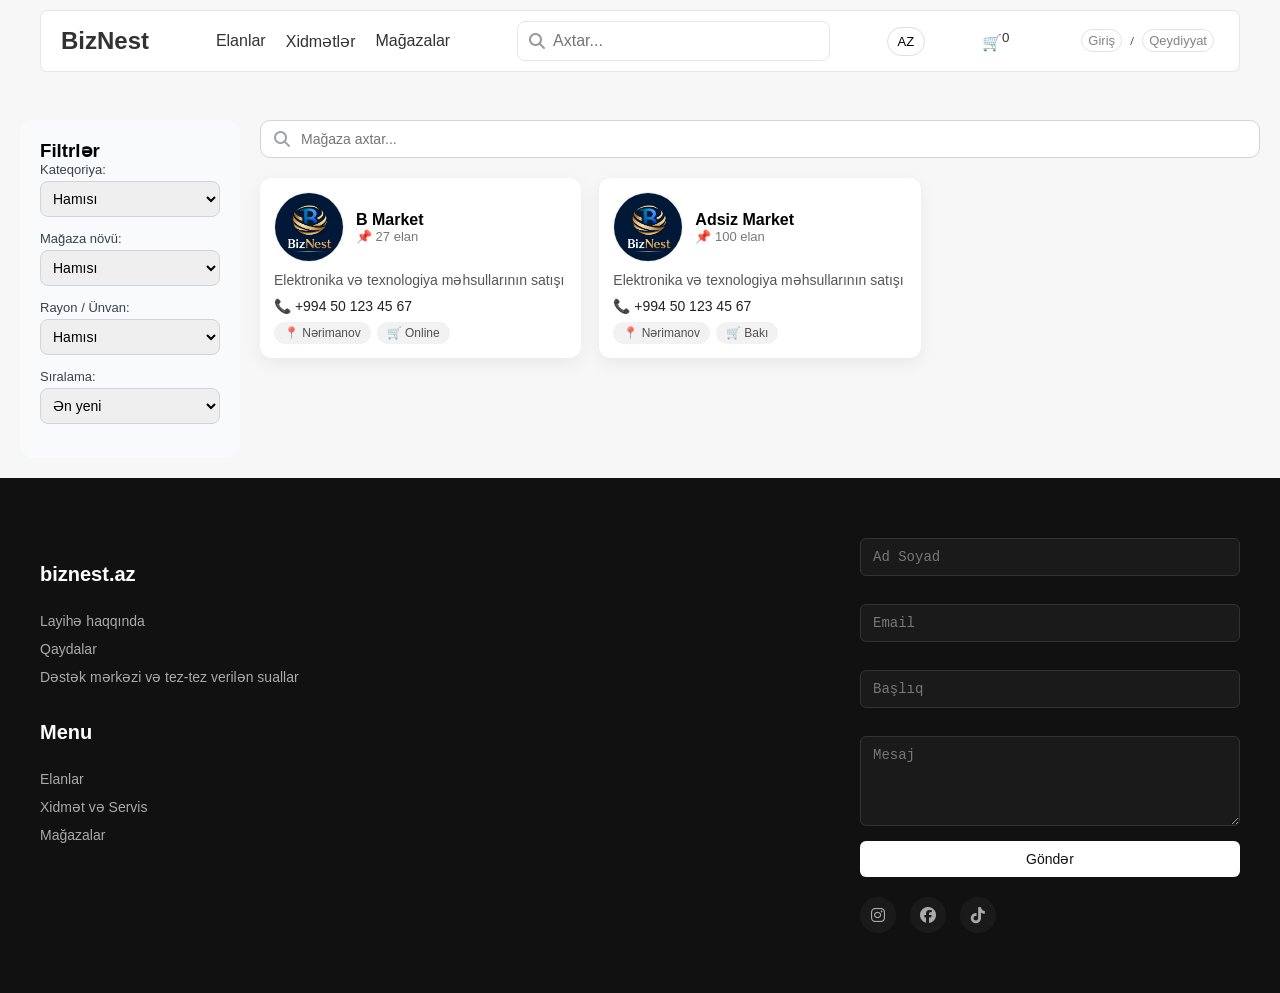
<file: html/shop.html>
<!DOCTYPE html>
<html lang="en">
  <head>
    <meta charset="UTF-8" />
    <link rel="stylesheet" href="../css/style.css" />
    <link rel="stylesheet" href="../css/shopPage.css" />
    <link
      rel="stylesheet"
      href="https://cdnjs.cloudflare.com/ajax/libs/font-awesome/6.5.0/css/all.min.css"
    />

    <meta name="viewport" content="width=device-width, initial-scale=1.0" />
    <title>BizNest.az Biznesini qur və səndə qazan</title>

    <link
      rel="stylesheet"
      href="https://cdnjs.cloudflare.com/ajax/libs/font-awesome/6.5.0/css/all.min.css"
      crossorigin="anonymous"
      referrerpolicy="no-referrer"
    />
  </head>
  <body>
    <!-- Navbar -->
    <nav>
      <div class="nav-logo"><a href="../index.html">BizNest</a></div>
      <div class="nav-section">
        <ul>
          <li><a href="../html/listing.html">Elanlar</a></li>
          <li><a href="../html/service.html">Xidmətlər</a></li>
          <li><a href="../html/shop.html">Mağazalar</a></li>
        </ul>
      </div>

      <div class="nav-search">
        <i class="fa fa-search"></i>
        <input type="text" placeholder="Axtar..." name="search" />
        <button class="search-btn">Axtar</button>
      </div>
      <div class="nav-language">
        <div class="language-dropdown">
          <button class="language-dropbtn">AZ</button>
          <div class="language-dropdown-content">
            <a href="#">RU</a>
            <a href="#">EN</a>
          </div>
        </div>
      </div>
      <div class="nav-basket">
        <a href="">🛒<sup class="basket-count">0</sup></a>
      </div>
      <div class="nav-auth"><a href="">Giriş</a> / <a href="">Qeydiyyat</a></div>

      <div class="mobile-menu-toggle">☰</div>
    </nav>

    <!-- Top -->
    <!-- =============================================== -->
    <div class="top-go" id="homePageGo">
      <i class="fa-solid fa-angles-up"></i>
    </div>

    <!-- =============================================== -->

    <div class="shop-page">
      <!-- Sol filter menyusu -->
      <aside class="shop-filters">
        <h3>Filtrlər</h3>

        <div class="filter-group">
          <label>Kateqoriya:</label>
          <select id="categoryFilter">
            <option value="">Hamısı</option>
            <option value="elektronika">Elektronika</option>
            <option value="parfumeriya">Parfumeriya</option>
            <option value="geyim">Geyim</option>
          </select>
        </div>

        <div class="filter-group">
          <label>Mağaza növü:</label>
          <select id="shopTypeFilter">
            <option value="">Hamısı</option>
            <option value="online">Online</option>
            <option value="fiziki">Fiziki</option>
          </select>
        </div>

        <div class="filter-group">
          <label>Rayon / Ünvan:</label>
          <select id="locationFilter">
            <option value="">Hamısı</option>
            <option value="nesimi">Nəsimi</option>
            <option value="nerimanov">Nərimanov</option>
            <option value="xetai">Xətai</option>
          </select>
        </div>

        <div class="filter-group">
          <label>Sıralama:</label>
          <select id="sortFilter">
            <option value="newest">Ən yeni</option>
            <option value="offers">Təklif sayı</option>
            <option value="az">A-Z</option>
            <option value="za">Z-A</option>
          </select>
        </div>
      </aside>

      <!-- Sağ tərəf: search + kartlar -->
      <div class="shop-content">
        <div class="search-box">
          <i class="fa-solid fa-magnifying-glass"></i>
          <input type="text" id="searchInput" placeholder="Mağaza axtar..." />
        </div>

        <div class="shop-list">
          <div
            class="shop-card"
            data-name="B Market"
            data-offers="27"
            data-type="online"
            data-category="elektronika"
            data-location="nerimanov"
          >
            <!-- ÜST HİSSƏ -->
            <a href="">
              <div class="shop-header">
                <img src="../img/logo.png" alt="Logo" class="shop-logo" />

                <div class="shop-title-box">
                  <h3 class="shop-name">B Market</h3>
                  <span class="shop-offers">📌 27 elan</span>
                </div>
              </div>

              <!-- AÇIQLAMA -->
              <p class="shop-desc">Elektronika və texnologiya məhsullarının satışı</p>

              <!-- ƏLAQƏ -->
              <div class="shop-contact">📞 +994 50 123 45 67</div>

              <!-- TAGLAR -->
              <div class="shop-tags">
                <span class="tag">📍 Nərimanov</span>
                <span class="tag">🛒 Online</span>
              </div>
            </a>
          </div>

          <div
            class="shop-card"
            data-name="Adsiz Market"
            data-offers="100"
            data-type="fiziki"
            data-category="elektronika"
            data-location="nerimanov"
          >
            <!-- ÜST HİSSƏ -->
            <a href="">
              <div class="shop-header">
                <img src="../img/logo.png" alt="Logo" class="shop-logo" />

                <div class="shop-title-box">
                  <h3 class="shop-name">Adsiz Market</h3>
                  <span class="shop-offers">📌 100 elan</span>
                </div>
              </div>

              <!-- AÇIQLAMA -->
              <p class="shop-desc">Elektronika və texnologiya məhsullarının satışı</p>

              <!-- ƏLAQƏ -->
              <div class="shop-contact">📞 +994 50 123 45 67</div>

              <!-- TAGLAR -->
              <div class="shop-tags">
                <span class="tag">📍 Nərimanov</span>
                <span class="tag">🛒 Bakı</span>
              </div>
            </a>
          </div>
        </div>
      </div>
    </div>

    <!-- =============================================== -->
    <!-- FOOTER -->
    <footer>
      <div class="footer-info">
        <h3>biznest.az</h3>
        <p><a href="">Layihə haqqında</a></p>
        <p><a href="">Qaydalar</a></p>
        <p><a href="">Dəstək mərkəzi və tez-tez verilən suallar </a></p>

        <h3>Menu</h3>
        <p><a href="../html/listing.html">Elanlar</a></p>
        <p><a href="../html/service.html">Xidmət və Servis</a></p>
        <p><a href="../html/shop.html">Mağazalar</a></p>
      </div>
      <div class="footer-contact">
        <form action="">
          <input type="text" placeholder="Ad Soyad" /><br />
          <input type="email" placeholder="Email" /><br />
          <input type="text" placeholder="Başlıq" /><br />
          <textarea placeholder="Mesaj"></textarea>
          <button class="message-send">Göndər</button>
        </form>
        <div class="sosial-media">
          <a href=""><i class="fa-brands fa-instagram"></i></a>
          <a href=""><i class="fa-brands fa-facebook"></i></a>
          <a href=""><i class="fa-brands fa-tiktok"></i></a>
        </div>
      </div>
    </footer>
    <script src="../js/navbar.js"></script>
    <script src="../js/back-to-top.js"></script>
    <script src="../js/liveSearch.js"></script>
  </body>
</html>
</file>
<file: css/style.css>
* {
  margin: 0;
  padding: 0;
  box-sizing: border-box;
}

body {
  font-family: 'Arial', sans-serif;
  background-color: rgba(240, 240, 240, 0.5);
}

nav {
  display: flex;
  justify-content: space-between;
  align-items: center;
  padding: 10px 20px;
  font-family: sans-serif;

  position: fixed;
  top: 10px;
  left: 40px;

  width: calc(100% - 80px);
  z-index: 1000;

  background-color: rgba(255, 255, 255, 0.9);
  border: 1px solid rgba(220, 220, 220, 0.7);
  border-radius: 7px;

  /* ✨ əsas hissə */
  transform: translateY(-120%);
  transition: transform 0.35s ease;
}

nav.show {
  transform: translateY(0);
}

nav a {
  text-decoration: none;
  color: rgba(50, 50, 50, 1);
}

.nav-logo {
  font-weight: bold;
  font-size: 24px;
}

.nav-section ul {
  list-style: none;
  display: flex;
  gap: 20px;
  margin: 0;
  padding: 0;
}

.nav-section ul li a {
  text-decoration: none;
  color: rgba(50, 50, 50, 1);
  transition: color 0.3s;
}

.nav-section ul li a:hover {
  color: #256f46;
}

.nav-search {
  display: flex;
  align-items: center;
  position: relative;
  width: 27%;
}

.nav-search input:focus {
  border-color: rgba(59, 70, 229, 0.5);
  box-shadow: 0 0 0 1px rgba(79, 70, 229, 0.25);
}

.nav-search input {
  padding: 10px 90px 10px 35px;
  border: none;
  width: 100%;
  font-size: 16px;
  border-radius: 8px;
  outline: none;
  background-color: white;
  border: 1px solid rgba(230, 230, 230, 1);
}

.nav-search i {
  position: absolute;
  left: 12px;
  top: 50%;
  transform: translateY(-50%);
  color: #999;
}

.search-btn {
  position: absolute;
  right: 6px;
  top: 50%;
  transform: translateY(-50%);
  border: none;
  background: #2e8b57;
  color: #fff;
  padding: 6px 14px;
  border-radius: 6px;
  cursor: pointer;
  font-size: 14px;

  opacity: 0;
  pointer-events: none;
  transition: 0.2s;
}

.search-btn.active {
  opacity: 1;
  pointer-events: auto;
}

.search-btn:hover {
  background: #256f46;
}

.language-dropbtn {
  border: 1px solid #ddd;
  border-radius: 20px;
  padding: 6px 10px;
  font-size: 13px;
  cursor: pointer;
  margin: 0 -10px;
  background-color: #fff;
}

.language-dropdown {
  position: relative;
}

.language-dropdown-content {
  display: none;
  position: absolute;
  background-color: #f9f9f9;
  min-width: 15px;
  left: -15px;
  box-shadow: 0px 8px 16px 0px rgba(0, 0, 0, 0.2);
  font-size: 12px;
  border: 1px solid #ddd;
  border-radius: 20px;
}

.language-dropdown-content a {
  color: black;
  padding: 12px 16px;
  text-decoration: none;
  display: block;
}

.language-dropdown-content a:hover {
  background-color: #f1f1f1;
  border-radius: 20px;
}

.language-dropdown:hover .language-dropdown-content {
  display: block;
}

.nav-auth {
  font-size: 13px;
  font-family: 'Montserrat';
}

.nav-auth a {
  color: rgba(50, 50, 50, 0.6);
  margin: 0 5px;
  font-family: 'Montserrat', sans-serif;
  text-decoration: none;
  border: 1px solid rgba(200, 200, 200, 0.5);
  padding: 3px 6px;
  border-radius: 20px;
}

.mobile-menu-toggle {
  display: none;
  font-size: 28px;
  cursor: pointer;
  color: rgba(50, 50, 50, 1);
}

/* =================================================== */
.top-go {
  position: fixed;
  right: 2px;
  bottom: 20px;
  background-color: #333;
  color: #fff;
  padding: 10px 7px;
  border-radius: 5px;
  cursor: pointer;
  display: none;
  z-index: 9999;
  transition: all 0.2s;
}

.top-go:hover {
  transform: scale(1.1);
  background-color: #000;
}

.top-go i {
  font-size: 12px;
}
/* =================================================== */

.slider-container {
  width: 94%;
  margin-left: 3%;
  position: relative;
  overflow: hidden;
  border-radius: 10px;
  margin-top: 80px;
}

.slider {
  position: relative;
  height: 240px;
}

.slide {
  position: absolute;
  inset: 0;
  opacity: 0;
  transition: opacity 0.5s ease;
}

.slide.active {
  opacity: 1;
  z-index: 2;
}

.slide img {
  width: 100%;
  height: 100%;
  object-fit: cover;
  transition: all 0.2s;
}

.slide img:hover {
  transform: scale(1.01);
}
.navigation {
  position: absolute;
  inset: 0;
  pointer-events: none;
  z-index: 10;
}

.nav-btn {
  position: absolute;
  top: 50%;
  transform: translateY(-50%);
  width: 35px;
  height: 35px;
  border-radius: 50%;
  border: none;
  background: rgba(0, 0, 0, 0.1);
  color: #fff;
  backdrop-filter: blur(4px);
  transition: 0.3s;
  cursor: pointer;
  font-size: 14px;
  pointer-events: auto;
}

.nav-btn:hover {
  background: rgba(0, 0, 0, 0.65);
  transform: translateY(-50%) scale(1.1);
}

.nav-btn.prev {
  left: 15px;
}

.nav-btn.next {
  right: 15px;
}

.dots-container {
  position: absolute;
  bottom: 15px;
  width: 100%;
  display: flex;
  justify-content: center;
  gap: 8px;
  z-index: 10;
}

.dot {
  width: 10px;
  height: 10px;
  background: rgba(255, 255, 255, 0.5);
  border-radius: 50%;
  cursor: pointer;
}

.dot.active {
  background: #fff;
  transform: scale(1.3);
}

/* ==================================================================================== */

.sale-content {
  width: calc(100% - 80px);
  margin: 10px 40px;
  height: auto;
  border-radius: 10px;
  padding: 15px 20px 10px 15px;
  position: relative;
}
.premium-block {
  width: calc(100% - 80px);
  margin: 10px 40px;
  height: auto;
  border-radius: 10px;
  padding: 15px 20px 10px 15px;
  position: relative;
}

.sale-content {
  background-color: rgb(235, 235, 235);
}

.premium-block {
  background-color: rgba(235, 235, 235, 0.4);
}

.cards-header {
  display: flex;
  justify-content: space-between;
  align-items: center;
}
.premium-block-head {
  display: flex;
  justify-content: space-between;
  align-items: center;
}
.cards-header h2 {
  text-transform: uppercase;
}
.cards-header a {
  text-decoration: none;
  color: black;
}

.premium-block-head a {
  text-decoration: none;
  color: black;
}
.other-products {
  background: rgb(255, 0, 0);
  padding: 4px 10px;
  font-size: 13px;
  border-radius: 15px;
}
.other-premium-cards {
  padding: 4px 10px;
  font-size: 13px;
  border-radius: 15px;
  background: rgb(150, 193, 25);
}

.other-products a {
  text-decoration: none;
  color: white;
}

.other-premium-cards a {
  text-decoration: none;
  color: white;
}
.other-products i {
  font-size: 10px;
}

.other-premium-cards i {
  font-size: 10px;
}

.fa-fire {
  color: rgba(255, 0, 0);
}

.sale-cards {
  display: flex;
  gap: 12px;
  overflow-x: auto;
  padding: 10px 0;
  scroll-behavior: smooth;
  flex-wrap: nowrap;
}

.premium-cards-lists {
  display: flex;
  gap: 12px;
  overflow-x: auto;
  padding: 10px 0;
  scroll-behavior: smooth;
  flex-wrap: nowrap;
}

.premium-cards-lists .mix-card {
  flex-shrink: 0;
}

.sale-cards::-webkit-scrollbar {
  height: 4px;
  width: 10%;
}

.premium-cards-lists::-webkit-scrollbar {
  height: 4px;
  width: 10%;
}
.sale-cards::-webkit-scrollbar-thumb {
  background: #ccc;
  border-radius: 10px;
}

.premium-cards-lists::-webkit-scrollbar-thumb {
  background: #ccc;
  border-radius: 10px;
}

.sale-cards .card {
  flex-shrink: 0;
  background: #fff;
  border-radius: 10px;
  overflow: hidden;
  font-family: Arial, sans-serif;
  transition: transform 0.25s, box-shadow 0.25s;
}

.mix-card {
  width: 180px;
  background: #fff;
  border-radius: 6px;
  overflow: hidden;
  position: relative;
  box-shadow: 0 6px 16px rgba(0, 0, 0, 0.08);
  transition: 0.25s ease;
}

.sale-cards .card {
  width: 150px;
}

.sale-cards .card:hover {
  transform: translateY(-2px);
  box-shadow: 0 1px 10px rgba(0, 0, 0, 0.12);
}

.mix-card:hover {
  transform: translateY(-2px);
  box-shadow: 0 1px 10px rgba(0, 0, 0, 0.12);
}

.discount {
  background: #e63946;
  color: #fff;
  font-size: 11px;
  padding: 3px 7px;
  border-radius: 12px;
}

.card-body a {
  height: 100%;
  text-decoration: none;
  color: inherit;
}

.card-in {
  display: flex;
  flex-direction: column;
  justify-content: space-between;
  height: 110px;
  padding: 5px 8px;
}

.price {
  font-size: 16px;
  font-weight: 700;
  color: #e63946;
  margin-bottom: 2px;
}

.old-price {
  font-size: 13px;
  color: rgba(103, 103, 103, 0.88);
  text-decoration: line-through;
}

.product-name {
  font-size: 14px;
  font-weight: 500;
  line-height: 1.35;
  display: -webkit-box;
  -webkit-line-clamp: 2;
  -webkit-box-orient: vertical;
  overflow: hidden;
}

.product-name {
  margin: 4px 0;
  max-width: 132px;
  font-weight: 400;
}

.pr-card-sale {
  display: flex;
  gap: 8px;
  align-items: center;
}

.card-bottom-info p {
  display: flex;
  justify-content: space-between;
  font-size: 12px;
  color: #666;
  align-items: center;
}

.basket {
  position: absolute;
  right: 5px;
  top: 3px;
  z-index: 10;
}

.basket button {
  width: 35px;
  height: 35px;
  background: #111;
  color: #ffffff;
  border: none;
  border-radius: 50%;
  cursor: pointer;
  opacity: 0;
  transition: 0.2s;
}

.mix-card:hover .basket button {
  opacity: 1;
}

.premium-cards-lists .product-name {
  margin: -4px 0 4px 0;
  font-weight: 600;
  max-width: 172px;
}

.right-ox,
.saga-ox {
  position: absolute;
  top: 50%;
  right: 15px;
  transform: translateY(-50%);
  z-index: 10;
  cursor: pointer;
}
.saga-ox i,
.right-ox i {
  padding: 9px 10px;
  background-color: rgba(250, 250, 250, 1);
  border-radius: 50%;
}

.see-all-card {
  flex-shrink: 0;
  display: flex;
  align-items: center;
  justify-content: center;
}

.a7 {
  flex-shrink: 0;
  display: flex;
  align-items: center;
  justify-content: center;
  border: 1px dashed #888 !important;
  min-width: 180px;
}

.see-all-card {
  min-width: 140px;
}

.see-all-card a {
  text-decoration: none;
}

.a7 a {
  text-decoration: none;
}

.see-all-content {
  display: flex;
  flex-direction: column;
  align-items: center;
  justify-content: center;
  gap: 6px;
  padding: 10px;
  text-align: center;
}

.other-premium-list-link {
  display: flex;
  flex-direction: column;
  align-items: center;
  justify-content: center;
  gap: 6px;
  padding: 10px;
  text-align: center;
}

.see-all-content i {
  font-size: 14px;
  color: white;
  padding: 3px 10px;
  border-radius: 10px;
}

.other-premium-list-link i {
  font-size: 14px;
  color: white;
  padding: 3px 10px;
  border-radius: 10px;
  background-color: rgb(150, 193, 25);
}

.see-all-content i {
  background-color: red;
}

.see-all-content p {
  font-size: 14px;
  font-weight: 600;
  color: #333;
  margin: 0;
}

.other-premium-list-link p {
  font-size: 14px;
  font-weight: 600;
  color: #333;
  margin: 0;
}

.premium-block-head h2 {
  font-size: 16px;
}

.premium-block .fa-gem {
  color: #ff6600;
}

/* ========================================================= */

.category-block {
  width: calc(100% - 80px);
  margin: 10px 40px;
  background-color: #f0f0f0;
  border-radius: 10px;
  padding: 15px 20px;
  position: relative;
}

.categories::-webkit-scrollbar {
  display: none;
}

.categories {
  display: flex;
  flex: 1;
  gap: 12px;
  overflow-x: auto;
  padding: 5px;
}
.categories-list {
  display: flex;
  align-items: center;
  position: relative;
}

.categories::-webkit-scrollbar {
  display: none;
}

.categories span {
  display: flex;
  align-items: center;
  justify-content: center;
  border: 1px solid #ccc;
  border-radius: 30px;
  background: #fff;
  max-width: 280px;
}

.categories span a {
  text-decoration: none;
  color: #000;
  font-size: 13px;
  overflow: hidden;
  padding: 6px 20px;
  white-space: normal;
  word-break: keep-all;
}

.categories span:hover {
  background-color: #000;
}

.categories span:hover a {
  color: #fff;
}

.category-right-button {
  position: absolute;
  right: 10px;
  top: 50%;
  transform: translateY(-50%);
  background-color: #fff;
  color: #000;
  padding: 8px 9px;
  border-radius: 50%;
  cursor: pointer;
  display: flex;
  align-items: center;
  justify-content: center;
  z-index: 10;
  border: 1px solid rgba(0, 0, 0, 0.2);
  box-shadow: 20px 0px 30px 30px rgba(255, 255, 255, 0.8), 5px 5px 20px rgba(0, 0, 0, 0.25);
  transition: background-color 0.2s, transform 0.2s;
}

.category-right-button:hover {
  background-color: #f0f0f0;
  transform: translateY(-50%) scale(1.05);
}

.category-right-button i {
  font-size: 14px;
  transition: transform 0.2s;
}

.category-right-button:hover i {
  transform: scale(1.2);
}

/* ========================================================= */
/* ========================================================= */
/* ========================================================= */

.mix-card-list {
   display: grid;
  grid-template-columns: repeat(auto-fit, minmax(180px, 1fr));
  gap: 18px 10px;
}

.sale-cards .premium-card-images {
  height: 140px;
}

.premium-card-images {
  height: 165px;
  position: relative;
  background: #f3f3f3;
}

.premium-card-images img {
  position: absolute;
  inset: 0;
  width: 100%;
  height: 100%;
  object-fit: cover;
  opacity: 0;
  transition: opacity 0.2s ease;
}

.image-indicators {
  position: absolute;
  top: 2px;
  left: 6px;
  right: 6px;
  display: flex;
  gap: 4px;
  z-index: 5;
  opacity: 0;
  transition: opacity 0.2s ease;
}

.icons {
  position: absolute;
  top: 7px;
  left: 5px;
  display: flex;
  z-index: 10;
  gap: 4px;
}

.icons .fa-gem {
  padding: 6px 6px;
  color: #e63946;
}

.icons .fa-percent {
  padding: 5px 7px;
  color: #fb7701;
}

.icons i {
  background: #fff;
  font-size: 12px;
  border-radius: 7px;
  display: grid;
  justify-content: center;
  align-items: center;
}

.premium-card-images:hover .image-indicators {
  opacity: 1;
}

.image-indicators span {
  flex: 1;
  height: 2px;
  background-color: rgba(255, 255, 255, 0.2);
  overflow: hidden;
  border-radius: 2px;
}

.image-indicators span::after {
  content: '';
  display: block;
  height: 100%;
  width: 0%;
  background-color: #fff;
  transition: width 0.15s ease;
}

.image-indicators span.active::after {
  width: 100%;
}

.premium-card-images img:first-of-type {
  opacity: 1;
}

.other-mix-card-button {
  display: block;
  max-width: 160px;
  height: 43px;
  margin: 10px auto 0;
  padding: 12px 5px;
  font-size: 13px;
  font-weight: 500;
  position: relative;
  color: #fff;
  background: #ff6600;
  border: 1px solid #ddd;
  border-radius: 15px;

  cursor: pointer;
  transition: background-color 0.25s ease, color 0.25s ease, box-shadow 0.25s ease,
    transform 0.2s ease;
}

.other-mix-card-button:hover:not(:disabled) {
  background-color: #cc5200;
  color: #fff;
  transform: scale(1.04);
}

.other-mix-card-button.loading {
  pointer-events: none;
  opacity: 0.5;
}

.fa-angle-down {
  margin: 3px 4px;
}

.other-mix-cards {
  text-align: center;
}
/* ================================================================ */

footer {
  background: #111;
  color: #ccc;
  padding: 60px 40px;

  display: flex;
  justify-content: space-between;
  gap: 60px;
  flex-wrap: wrap;
}
footer a {
  text-decoration: none;
}

.footer-info {
  max-width: 300px;
}

.footer-info h3 {
  font-size: 20px;
  margin-bottom: 16px;
  color: #fff;
  padding: 25px 0 10px;
}

.footer-info p {
  margin-bottom: 10px;
}

.footer-info a {
  color: #aaa;
  text-decoration: none;
  font-size: 14px;
  transition: color 0.25s ease;
}

.footer-info a:hover {
  color: #fff;
}

.footer-contact {
  max-width: 380px;
  width: 100%;
}

.footer-contact form {
  display: flex;
  flex-direction: column;
  gap: 5px;
}

.footer-contact input {
  background: #1a1a1a;
  border: 1px solid #333;
  border-radius: 6px;

  padding: 10px 12px;
  font-size: 14px;
  color: #eee;
  font-family: 'Courier New', Courier, monospace;
}

.footer-contact textarea {
  background: #1a1a1a;
  border: 1px solid #333;
  border-radius: 6px;

  padding: 10px 12px;
  font-size: 14px;
  color: #eee;
  font-family: 'Courier New', Courier, monospace;
  min-height: 90px;
  resize: vertical;
}

.footer-contact textarea::placeholder {
  color: #777;
}

.footer-contact textarea:focus {
  outline: none;
  border-color: #555;
}

.footer-contact input::placeholder {
  color: #777;
}

.footer-contact input:focus {
  outline: none;
  border-color: #555;
}
.message-send {
  margin-top: 10px;

  background: #fff;
  color: #111;
  border: none;
  border-radius: 6px;

  padding: 10px;
  font-size: 14px;
  font-weight: 500;
  cursor: pointer;

  transition: background 0.25s ease, transform 0.2s ease;
}

.message-send:hover {
  background: #ddd;
  transform: translateY(-2px);
}

.sosial-media {
  margin-top: 20px;
  display: flex;
  gap: 14px;
}

.sosial-media a {
  width: 36px;
  height: 36px;

  display: flex;
  align-items: center;
  justify-content: center;

  border-radius: 50%;
  background: #1a1a1a;
  color: #aaa;

  transition: background 0.25s ease, color 0.25s ease, transform 0.2s ease;
}

.sosial-media a:hover {
  background: #fff;
  color: #111;
  transform: translateY(-2px);
}

.basket:active i {
  color: #997a00;
}
</file>
<file: css/shopPage.css>
.shop-page {
  display: flex;
  gap: 20px;
  padding: 20px;
  margin-top: 100px;
}

.shop-filters {
  width: 220px;
  background: #f9fafb;
  padding: 20px;
  border-radius: 14px;
  transition: transform 0.2s ease;
}

.filter-group {
  display: flex;
  flex-direction: column;
  margin-bottom: 14px;
}
.filter-group label {
  margin-bottom: 4px;
  font-size: 13px;
  font-weight: 500;
  color: #374151;
}
.filter-group select {
  padding: 8px;
  border-radius: 8px;
  border: 1px solid #d1d5db;
  outline: none;
  cursor: pointer;
  font-size: 14px;
}

.shop-content {
  flex: 1;
}
.search-box {
  position: relative;
  width: 100%;
  margin-bottom: 20px;
}
.search-box input {
  width: 100%;
  padding: 10px 14px 10px 40px;
  border-radius: 10px;
  border: 1px solid #d1d5db;
  font-size: 14px;
  outline: none;
}
.search-box i {
  position: absolute;
  left: 14px;
  top: 50%;
  transform: translateY(-50%);
  color: #9ca3af;
}

.shop-list {
  display: grid;
  grid-template-columns: repeat(auto-fill, minmax(250px, 1fr));
  gap: 18px;
}
.shop-card {
  background: #fff;
  border-radius: 12px;
  padding: 14px;
  box-shadow: 0 6px 18px rgba(0, 0, 0, 0.06);
  transition: 0.2s;
}

.shop-card a {
  text-decoration: none;
}

.shop-card:hover {
  transform: translateY(-3px);
}

/* üst hissə */
.shop-header {
  display: flex;
  gap: 12px;
  align-items: center;
}

.shop-logo {
  width: 70px;
  height: 70px;
  border-radius: 50%;
  object-fit: cover;
  border: 1px solid #eee;
}

.shop-title-box {
  display: flex;
  flex-direction: column;
}

.shop-name {
  font-size: 16px;
  font-weight: 600;
  margin: 0;
  color: black;
}

.shop-offers {
  font-size: 13px;
  color: #777;
}

/* desc */
.shop-desc {
  margin: 10px 0;
  font-size: 14px;
  color: #555;

  display: -webkit-box;
  -webkit-line-clamp: 2;
  -webkit-box-orient: vertical;
  overflow: hidden;
}

/* əlaqə */
.shop-contact {
  font-size: 14px;
  margin-bottom: 8px;
  color: #222;
  font-weight: 500;
}

/* taglar */
.shop-tags {
  display: flex;
  flex-wrap: wrap;
  gap: 6px;
  color: rgba(40, 40, 40, 0.8);
}

.tag {
  font-size: 12px;
  background: #f2f2f2;
  padding: 4px 10px;
  border-radius: 20px;
}

@media (max-width: 1024px) {
  .shop-page {
    flex-direction: column;
  }
  .shop-filters {
    width: 100%;
    margin-bottom: 20px;
  }
}
</file>
